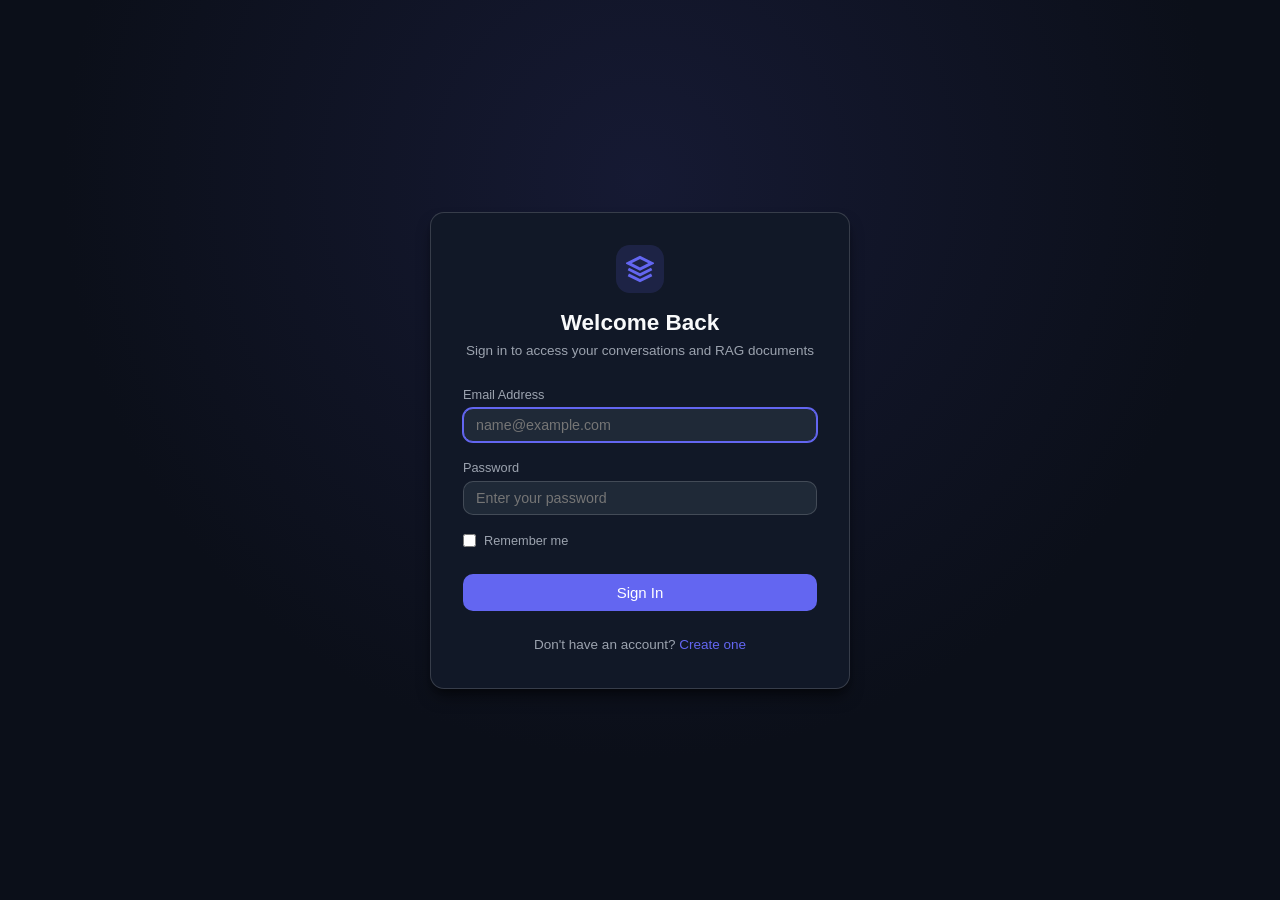
<file: frontend/index.html>
<!DOCTYPE html>
<html lang="en">
<head>
  <meta charset="UTF-8">
  <meta name="viewport" content="width=device-width, initial-scale=1.0">
  <title>AI Agent — Hybrid RAG & Conversational Assistant</title>
  
  <!-- CSS Stylesheets -->
  <link rel="stylesheet" href="css/variables.css">
  <link rel="stylesheet" href="css/base.css">
  <link rel="stylesheet" href="css/layout.css">
  <link rel="stylesheet" href="css/components.css">
  <link rel="stylesheet" href="css/chat.css">
</head>
<body>
  <div class="app-container">
    <!-- Top Application Header -->
    <header class="app-header">
      <div class="header-left">
        <!-- Mobile Sidebar Toggle -->
        <button id="menu-toggle-btn" class="btn btn-icon menu-toggle-btn" aria-label="Toggle conversation sidebar">
          <svg viewBox="0 0 24 24" width="22" height="22" fill="none" stroke="currentColor" stroke-width="2">
            <line x1="3" y1="12" x2="21" y2="12"></line>
            <line x1="3" y1="6" x2="21" y2="6"></line>
            <line x1="3" y1="18" x2="21" y2="18"></line>
          </svg>
        </button>

        <!-- Brand Identity -->
        <div class="brand-badge">
          <svg class="brand-icon" viewBox="0 0 24 24" fill="none" stroke="currentColor" stroke-width="2.5">
            <path d="M12 2L2 7l10 5 10-5-10-5zM2 17l10 5 10-5M2 12l10 5 10-5"/>
          </svg>
          <span>AI Agent</span>
        </div>
      </div>

      <div class="header-right">
        <!-- Current User Badge -->
        <div class="user-pill" style="display: flex; align-items: center; gap: 6px; padding: 4px 10px; background: var(--bg-surface); border: 1px solid var(--border-subtle); border-radius: var(--radius-full); font-size: 0.82rem;">
          <svg viewBox="0 0 24 24" width="14" height="14" fill="none" stroke="currentColor" stroke-width="2">
            <path d="M20 21v-2a4 4 0 0 0-4-4H8a4 4 0 0 0-4 4v2"></path>
            <circle cx="12" cy="7" r="4"></circle>
          </svg>
          <span id="user-email-badge" style="max-width: 130px; overflow: hidden; text-overflow: ellipsis; white-space: nowrap;">User</span>
        </div>

        <!-- Logout Button -->
        <button id="logout-btn" class="btn btn-icon btn-danger" style="height: 34px; width: 34px;" title="Sign out" aria-label="Sign out">
          <svg viewBox="0 0 24 24" width="16" height="16" fill="none" stroke="currentColor" stroke-width="2">
            <path d="M9 21H5a2 2 0 0 1-2-2V5a2 2 0 0 1 2-2h4"></path>
            <polyline points="16 17 21 12 16 7"></polyline>
            <line x1="21" y1="12" x2="9" y2="12"></line>
          </svg>
        </button>
      </div>
    </header>

    <!-- Main View: Sidebar + Chat Area -->
    <div class="app-body">
      <!-- Conversation Sidebar -->
      <aside class="app-sidebar" aria-label="Conversations">
        <div class="sidebar-header">
          <button id="new-chat-btn" class="btn btn-primary btn-block" style="gap: 8px;">
            <svg viewBox="0 0 24 24" width="18" height="18" fill="none" stroke="currentColor" stroke-width="2">
              <line x1="12" y1="5" x2="12" y2="19"></line>
              <line x1="5" y1="12" x2="19" y2="12"></line>
            </svg>
            <span>New Chat</span>
          </button>
        </div>

        <nav class="sidebar-content" id="conversation-list" aria-label="Conversation History">
          <!-- Dynamic conversation list populated by conversations.js -->
        </nav>

        <div class="sidebar-footer">
          <div style="font-size: 0.75rem; color: var(--text-faint);">
            Backend API: <span style="color: var(--status-success);">Connected</span>
          </div>
        </div>
      </aside>

      <!-- Backdrop for mobile drawer dismiss -->
      <div class="sidebar-backdrop" tabindex="-1" aria-hidden="true"></div>

      <!-- Main Chat Surface -->
      <main class="chat-main">
        <!-- Chat Header -->
        <div class="chat-header">
          <div class="chat-title-info">
            <h2 id="chat-conversation-title">Select or start a chat</h2>
          </div>
          <div class="chat-header-actions" style="display: flex; align-items: center; gap: 8px;">
            <span class="badge badge-info" title="Multimodal Vision AI Agent">Vision AI</span>
          </div>
        </div>

        <!-- Scrollable Messages Area -->
        <div id="chat-messages" class="chat-messages" role="log" aria-live="polite">
          <!-- Populated dynamically by chat.js -->
        </div>

        <!-- Bottom Input Form -->
        <div class="chat-input-area">
          <!-- Attached Image Preview Container -->
          <div id="chat-image-preview" class="chat-image-preview" style="display: none;">
            <div class="image-preview-thumb-box">
              <img id="chat-image-thumb" class="chat-image-thumb" alt="Attached preview">
            </div>
            <div class="image-preview-info">
              <div class="image-preview-name" id="chat-image-name">image.jpg</div>
              <div class="image-preview-meta">
                <span id="chat-image-dimensions">--</span>
                <span class="image-meta-dot">•</span>
                <span id="chat-image-size">--</span>
                <span id="chat-image-status-badge" class="badge badge-success">Optimized</span>
              </div>
            </div>
            <div class="image-preview-actions">
              <button id="chat-image-reoptimize-btn" class="btn btn-secondary btn-sm" type="button" title="Open optimization dialog">
                Optimize
              </button>
              <button id="chat-image-remove-btn" class="btn btn-icon btn-sm" type="button" aria-label="Remove image" title="Remove image">
                <svg viewBox="0 0 24 24" width="16" height="16" fill="none" stroke="currentColor" stroke-width="2">
                  <line x1="18" y1="6" x2="6" y2="18"></line>
                  <line x1="6" y1="6" x2="18" y2="18"></line>
                </svg>
              </button>
            </div>
          </div>

          <!-- Active Document Upload Status Bar -->
          <div id="chat-upload-status" class="chat-upload-status">
            <div style="display: flex; align-items: center; gap: 8px;">
              <span class="spinner" style="width: 14px; height: 14px;"></span>
              <span id="chat-upload-status-text">Uploading & indexing document...</span>
            </div>
            <span class="badge badge-info">PDF</span>
          </div>

          <div class="chat-input-wrapper">
            <!-- Hidden File Input for Image Upload -->
            <input type="file" id="chat-image-input" accept="image/jpeg,image/png,image/webp" style="display: none;" aria-hidden="true">

            <!-- Attach Image Button -->
            <button id="chat-image-btn" class="chat-attach-btn" type="button" aria-label="Attach image" title="Attach image (JPEG, PNG, WebP)">
              <svg viewBox="0 0 24 24" width="20" height="20" fill="none" stroke="currentColor" stroke-width="2">
                <rect x="3" y="3" width="18" height="18" rx="2" ry="2"/>
                <circle cx="8.5" cy="8.5" r="1.5"/>
                <polyline points="21 15 16 10 5 21"/>
              </svg>
            </button>

            <!-- Hidden File Input for Document Upload -->
            <input type="file" id="chat-file-input" accept=".pdf,application/pdf" style="display: none;" aria-hidden="true">

            <!-- Attach Document Button -->
            <button id="chat-attach-btn" class="chat-attach-btn" type="button" aria-label="Upload document" title="Attach & index PDF document for RAG">
              <svg viewBox="0 0 24 24" width="20" height="20" fill="none" stroke="currentColor" stroke-width="2">
                <path d="M21.44 11.05l-9.19 9.19a6 6 0 0 1-8.49-8.49l9.19-9.19a4 4 0 0 1 5.66 5.66l-9.2 9.19a2 2 0 0 1-2.83-2.83l8.49-8.48"/>
              </svg>
            </button>

            <!-- Model Selection Dropdown on Chat Input -->
            <div class="chat-model-picker" title="Select AI Model">
              <label for="model-select" class="sr-only">AI Model</label>
              <select id="model-select" class="form-input form-select chat-model-select">
                <option value="gemini::gemini-2.0-flash">gemini-2.0-flash</option>
              </select>
            </div>

            <textarea
              id="chat-input"
              class="chat-textarea"
              placeholder="Ask a question, query documents, or attach an image..."
              rows="1"
              aria-label="Your message"
            ></textarea>
            <button id="send-btn" class="chat-send-btn" aria-label="Send message" title="Send message (Enter)">
              <svg viewBox="0 0 24 24" width="18" height="18" fill="none" stroke="currentColor" stroke-width="2">
                <line x1="22" y1="2" x2="11" y2="13"></line>
                <polygon points="22 2 15 22 11 13 2 9 22 2"></polygon>
              </svg>
            </button>
          </div>
          <div class="input-hint-row">
            <span>Press <strong>Enter</strong> to send, <strong>Shift + Enter</strong> for newline</span>
            <span>Click 📎 to index PDF documents, 📷 to attach images</span>
          </div>
        </div>
      </main>
    </div>
  </div>

  <!-- Client-Side Image Compression & Optimization Modal -->
  <div id="image-compression-modal" class="modal-overlay" role="dialog" aria-modal="true" aria-labelledby="compression-modal-title">
    <div class="modal-dialog modal-dialog-lg">
      <div class="modal-header">
        <h3 id="compression-modal-title" style="font-size: 1.1rem; display: flex; align-items: center; gap: 8px;">
          <svg viewBox="0 0 24 24" width="20" height="20" fill="none" stroke="currentColor" stroke-width="2">
            <rect x="3" y="3" width="18" height="18" rx="2" ry="2"/>
            <circle cx="8.5" cy="8.5" r="1.5"/>
            <polyline points="21 15 16 10 5 21"/>
          </svg>
          Optimize Image Payload
        </h3>
        <button id="compression-modal-close" class="btn btn-icon" aria-label="Close dialog">
          <svg viewBox="0 0 24 24" width="18" height="18" fill="none" stroke="currentColor" stroke-width="2">
            <line x1="18" y1="6" x2="6" y2="18"></line>
            <line x1="6" y1="6" x2="18" y2="18"></line>
          </svg>
        </button>
      </div>

      <div class="modal-body">
        <p style="font-size: 0.88rem; color: var(--text-muted); margin-bottom: var(--space-4);">
          This image exceeds the optimization threshold (<strong>1.0 MB</strong> or <strong>2048px</strong>). Optimizing in your browser reduces network bandwidth, model input token costs, and latency while preserving visual quality.
        </p>

        <!-- Side-by-side Comparison Grid -->
        <div class="compression-comparison-grid">
          <!-- Original Card -->
          <div class="compression-card">
            <div class="compression-card-badge original-badge">Original</div>
            <div class="compression-thumb-wrapper">
              <img id="compression-orig-img" class="compression-thumb" alt="Original preview">
            </div>
            <div class="compression-stats">
              <div class="compression-stat-row">
                <span>File size:</span>
                <strong id="compression-orig-size">--</strong>
              </div>
              <div class="compression-stat-row">
                <span>Dimensions:</span>
                <span id="compression-orig-dims">--</span>
              </div>
              <div class="compression-stat-row">
                <span>Format:</span>
                <span id="compression-orig-format">--</span>
              </div>
            </div>
          </div>

          <!-- Savings Indicator Column -->
          <div class="compression-arrow-col">
            <div class="compression-savings-pill" id="compression-savings-pill">
              <span id="compression-savings-percent">--%</span>
              <small>Reduction</small>
            </div>
            <span class="compression-arrow-icon">→</span>
          </div>

          <!-- Optimized Card -->
          <div class="compression-card recommended-card">
            <div class="compression-card-badge recommended-badge">Recommended</div>
            <div class="compression-thumb-wrapper">
              <img id="compression-opt-img" class="compression-thumb" alt="Optimized preview">
            </div>
            <div class="compression-stats">
              <div class="compression-stat-row">
                <span>File size:</span>
                <strong id="compression-opt-size" style="color: var(--status-success);">--</strong>
              </div>
              <div class="compression-stat-row">
                <span>Dimensions:</span>
                <span id="compression-opt-dims">--</span>
              </div>
              <div class="compression-stat-row">
                <span>Est. Savings:</span>
                <strong id="compression-opt-savings" style="color: var(--status-success);">--</strong>
              </div>
            </div>
          </div>
        </div>
      </div>

      <div class="modal-footer" style="display: flex; justify-content: flex-end; gap: var(--space-2);">
        <button type="button" id="compression-cancel-btn" class="btn btn-secondary">
          Cancel
        </button>
        <button type="button" id="compression-keep-orig-btn" class="btn btn-secondary" title="Upload original image without compression">
          Keep Original
        </button>
        <button type="button" id="compression-apply-btn" class="btn btn-primary" title="Attach optimized image">
          Use Optimized Image
        </button>
      </div>
    </div>
  </div>

  <!-- Notification Toast Container -->
  <div id="toast-container" class="toast-container" aria-live="assertive"></div>

  <!-- App Main Entry Point (ES Module) -->
  <script type="module" src="js/app.js"></script>
</body>
</html>
</file>
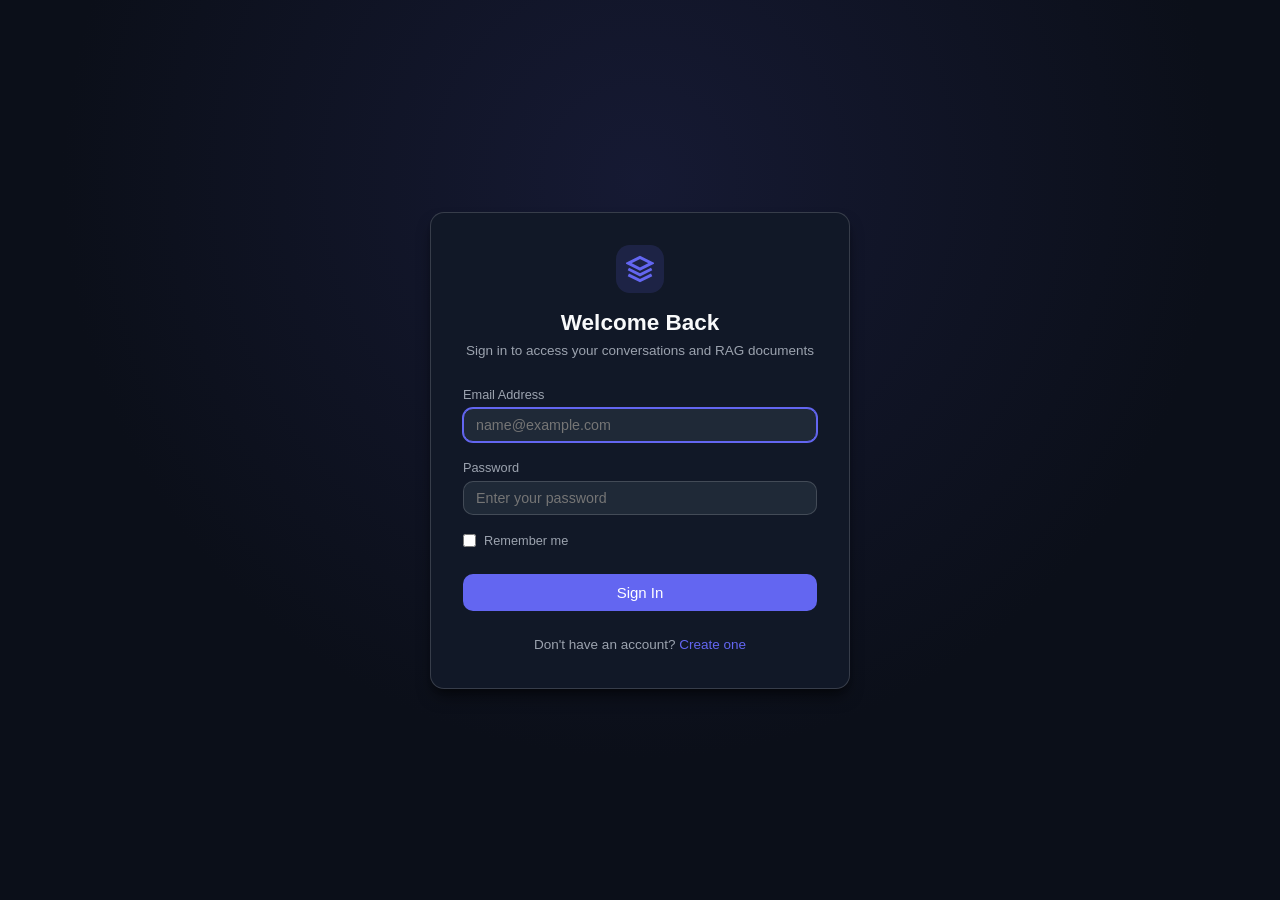
<file: frontend/login.html>
<!DOCTYPE html>
<html lang="en">
<head>
  <meta charset="UTF-8">
  <meta name="viewport" content="width=device-width, initial-scale=1.0">
  <title>Sign In — AI Agent</title>

  <!-- CSS Stylesheets -->
  <link rel="stylesheet" href="css/variables.css">
  <link rel="stylesheet" href="css/base.css">
  <link rel="stylesheet" href="css/layout.css">
  <link rel="stylesheet" href="css/components.css">
</head>
<body class="auth-page">
  <div class="auth-card">
    <div class="auth-header">
      <div style="display: inline-flex; align-items: center; justify-content: center; width: 48px; height: 48px; border-radius: var(--radius-lg); background: var(--primary-subtle); color: var(--primary); margin-bottom: var(--space-2);">
        <svg viewBox="0 0 24 24" width="28" height="28" fill="none" stroke="currentColor" stroke-width="2.5">
          <path d="M12 2L2 7l10 5 10-5-10-5zM2 17l10 5 10-5M2 12l10 5 10-5"/>
        </svg>
      </div>
      <h1>Welcome Back</h1>
      <p>Sign in to access your conversations and RAG documents</p>
    </div>

    <!-- Error Banner -->
    <div id="error-banner" class="toast toast-error" style="display: none; margin-bottom: var(--space-4); width: 100%; animation: none;" role="alert"></div>

    <form id="login-form">
      <div class="form-group">
        <label for="email" class="form-label">Email Address</label>
        <input
          type="email"
          id="email"
          class="form-input"
          placeholder="name@example.com"
          required
          autocomplete="email"
          autofocus
        >
      </div>

      <div class="form-group">
        <label for="password" class="form-label">Password</label>
        <input
          type="password"
          id="password"
          class="form-input"
          placeholder="Enter your password"
          required
          autocomplete="current-password"
        >
      </div>

      <div style="display: flex; align-items: center; justify-content: space-between; margin-bottom: var(--space-6); font-size: 0.85rem;">
        <label style="display: flex; align-items: center; gap: 8px; cursor: pointer; color: var(--text-muted);">
          <input type="checkbox" id="remember-me" style="accent-color: var(--primary); cursor: pointer;">
          <span>Remember me</span>
        </label>
      </div>

      <button type="submit" id="login-btn" class="btn btn-primary btn-block" style="padding: 10px;">
        Sign In
      </button>
    </form>

    <div class="auth-footer">
      Don't have an account? <a href="register.html">Create one</a>
    </div>
  </div>

  <div id="toast-container" class="toast-container"></div>

  <script type="module">
    import { auth } from "./js/auth.js";
    import { ui } from "./js/ui.js";

    // Redirect to index if already authenticated
    auth.redirectIfAuthenticated();

    const form = document.getElementById("login-form");
    const errorBanner = document.getElementById("error-banner");
    const submitBtn = document.getElementById("login-btn");

    form.addEventListener("submit", async (e) => {
      e.preventDefault();
      errorBanner.style.display = "none";

      const email = document.getElementById("email").value;
      const password = document.getElementById("password").value;
      const rememberMe = document.getElementById("remember-me").checked;

      submitBtn.disabled = true;
      submitBtn.innerHTML = `<span class="spinner" style="width: 16px; height: 16px;"></span> Signing in...`;

      try {
        await auth.login(email, password, rememberMe);
        ui.showToast("Signed in successfully!", "success");
        setTimeout(() => {
          window.location.href = window.location.pathname.startsWith("/ui/") ? "/ui/index.html" : "index.html";
        }, 300);
      } catch (err) {
        errorBanner.textContent = err.message || "Invalid email or password.";
        errorBanner.style.display = "flex";
      } finally {
        submitBtn.disabled = false;
        submitBtn.textContent = "Sign In";
      }
    });
  </script>
</body>
</html>
</file>
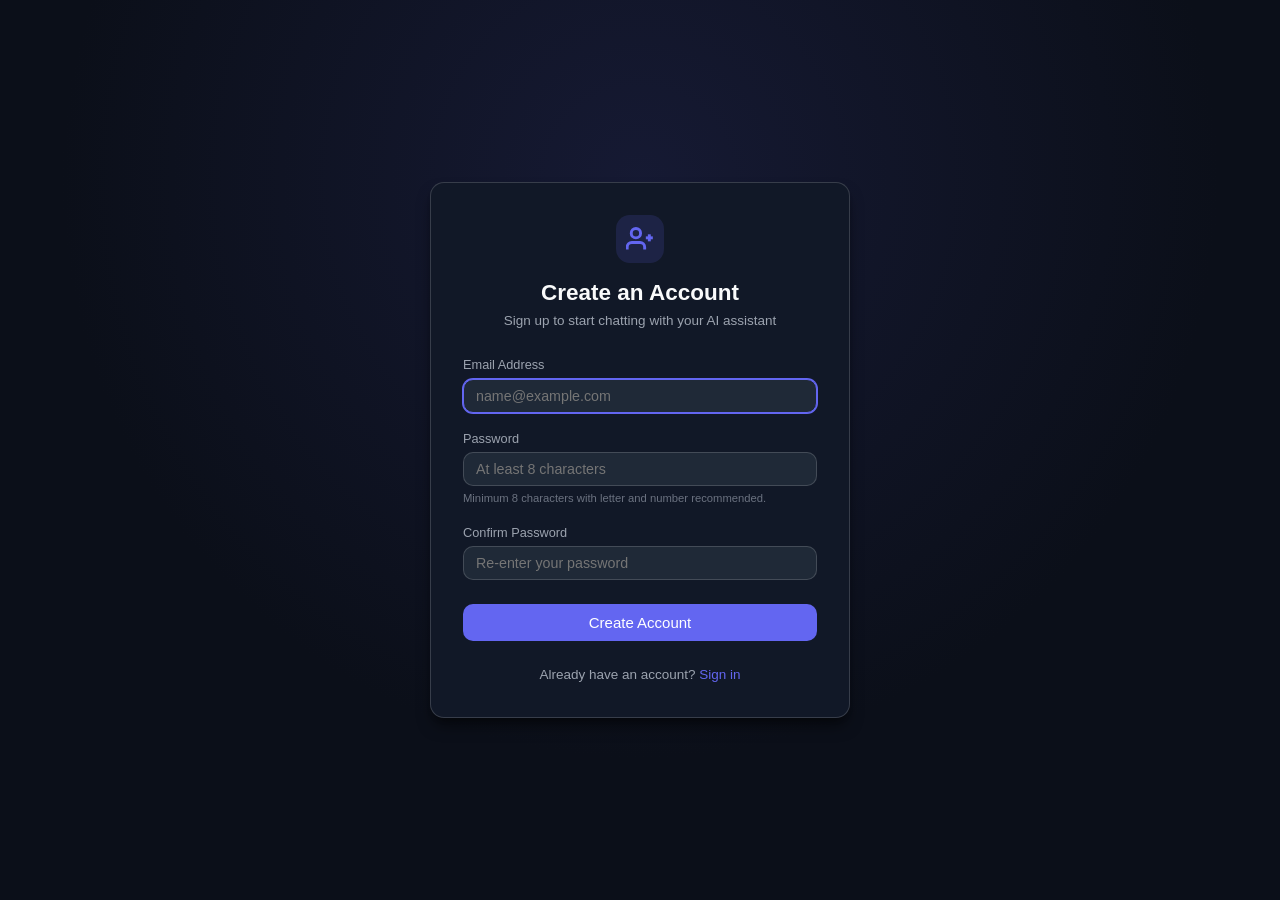
<file: frontend/register.html>
<!DOCTYPE html>
<html lang="en">
<head>
  <meta charset="UTF-8">
  <meta name="viewport" content="width=device-width, initial-scale=1.0">
  <title>Create Account — AI Agent</title>

  <!-- CSS Stylesheets -->
  <link rel="stylesheet" href="css/variables.css">
  <link rel="stylesheet" href="css/base.css">
  <link rel="stylesheet" href="css/layout.css">
  <link rel="stylesheet" href="css/components.css">
</head>
<body class="auth-page">
  <div class="auth-card">
    <div class="auth-header">
      <div style="display: inline-flex; align-items: center; justify-content: center; width: 48px; height: 48px; border-radius: var(--radius-lg); background: var(--primary-subtle); color: var(--primary); margin-bottom: var(--space-2);">
        <svg viewBox="0 0 24 24" width="28" height="28" fill="none" stroke="currentColor" stroke-width="2.5">
          <path d="M16 21v-2a4 4 0 0 0-4-4H5a4 4 0 0 0-4 4v2"/>
          <circle cx="8.5" cy="7" r="4"/>
          <line x1="20" y1="8" x2="20" y2="14"/>
          <line x1="23" y1="11" x2="17" y2="11"/>
        </svg>
      </div>
      <h1>Create an Account</h1>
      <p>Sign up to start chatting with your AI assistant</p>
    </div>

    <!-- Error Banner -->
    <div id="error-banner" class="toast toast-error" style="display: none; margin-bottom: var(--space-4); width: 100%; animation: none;" role="alert"></div>

    <form id="register-form">
      <div class="form-group">
        <label for="email" class="form-label">Email Address</label>
        <input
          type="email"
          id="email"
          class="form-input"
          placeholder="name@example.com"
          required
          autocomplete="email"
          autofocus
        >
      </div>

      <div class="form-group">
        <label for="password" class="form-label">Password</label>
        <input
          type="password"
          id="password"
          class="form-input"
          placeholder="At least 8 characters"
          required
          minlength="8"
          autocomplete="new-password"
        >
        <div class="input-helper">Minimum 8 characters with letter and number recommended.</div>
      </div>

      <div class="form-group" style="margin-bottom: var(--space-6);">
        <label for="confirm-password" class="form-label">Confirm Password</label>
        <input
          type="password"
          id="confirm-password"
          class="form-input"
          placeholder="Re-enter your password"
          required
          minlength="8"
          autocomplete="new-password"
        >
      </div>

      <button type="submit" id="register-btn" class="btn btn-primary btn-block" style="padding: 10px;">
        Create Account
      </button>
    </form>

    <div class="auth-footer">
      Already have an account? <a href="login.html">Sign in</a>
    </div>
  </div>

  <div id="toast-container" class="toast-container"></div>

  <script type="module">
    import { auth } from "./js/auth.js";
    import { ui } from "./js/ui.js";

    // Redirect to index if already authenticated
    auth.redirectIfAuthenticated();

    const form = document.getElementById("register-form");
    const errorBanner = document.getElementById("error-banner");
    const submitBtn = document.getElementById("register-btn");

    form.addEventListener("submit", async (e) => {
      e.preventDefault();
      errorBanner.style.display = "none";

      const email = document.getElementById("email").value.trim();
      const password = document.getElementById("password").value;
      const confirmPassword = document.getElementById("confirm-password").value;

      if (password !== confirmPassword) {
        errorBanner.textContent = "Passwords do not match. Please re-enter.";
        errorBanner.style.display = "flex";
        return;
      }

      if (password.length < 8) {
        errorBanner.textContent = "Password must be at least 8 characters long.";
        errorBanner.style.display = "flex";
        return;
      }

      submitBtn.disabled = true;
      submitBtn.innerHTML = `<span class="spinner" style="width: 16px; height: 16px;"></span> Creating account...`;

      try {
        await auth.register(email, password);
        ui.showToast("Account created! Signing you in...", "success");

        // Automatically log the user in
        await auth.login(email, password, false);
        setTimeout(() => {
          window.location.href = window.location.pathname.startsWith("/ui/") ? "/ui/index.html" : "index.html";
        }, 400);
      } catch (err) {
        errorBanner.textContent = err.message || "Registration failed. Email may already be in use.";
        errorBanner.style.display = "flex";
      } finally {
        submitBtn.disabled = false;
        submitBtn.textContent = "Create Account";
      }
    });
  </script>
</body>
</html>
</file>
<file: frontend/css/variables.css>
/**
 * Design Tokens & CSS Custom Properties
 * High-contrast, clean developer/AI dashboard palette.
 */
:root {
  /* Color Palette - Neutral Dark Slate & Indigo */
  --bg-app: #0b0f19;
  --bg-sidebar: #111827;
  --bg-surface: #1f2937;
  --bg-surface-elevated: #374151;
  --bg-surface-hover: #2b3648;
  --bg-surface-active: #3b4759;

  /* Borders */
  --border-subtle: rgba(255, 255, 255, 0.08);
  --border-medium: rgba(255, 255, 255, 0.16);
  --border-strong: rgba(255, 255, 255, 0.28);

  /* Primary Brand */
  --primary: #6366f1;
  --primary-hover: #4f46e5;
  --primary-active: #4338ca;
  --primary-subtle: rgba(99, 102, 241, 0.15);
  --primary-text: #ffffff;

  /* Typography Colors */
  --text-main: #f9fafb;
  --text-muted: #9ca3af;
  --text-faint: #6b7280;
  --text-inverse: #0f172a;

  /* Status Colors */
  --status-error: #ef4444;
  --status-error-bg: rgba(239, 68, 68, 0.14);
  --status-error-border: rgba(239, 68, 68, 0.35);

  --status-success: #10b981;
  --status-success-bg: rgba(16, 185, 129, 0.14);
  --status-success-border: rgba(16, 185, 129, 0.35);

  --status-warning: #f59e0b;
  --status-warning-bg: rgba(245, 158, 11, 0.14);
  --status-warning-border: rgba(245, 158, 11, 0.35);

  --status-info: #38bdf8;
  --status-info-bg: rgba(56, 189, 248, 0.14);
  --status-info-border: rgba(56, 189, 248, 0.35);

  /* User & Assistant Bubble Backgrounds */
  --bubble-user: #4338ca;
  --bubble-assistant: #1f2937;

  /* Spacing Scale */
  --space-1: 4px;
  --space-2: 8px;
  --space-3: 12px;
  --space-4: 16px;
  --space-5: 20px;
  --space-6: 24px;
  --space-8: 32px;
  --space-12: 48px;

  /* Radii */
  --radius-sm: 6px;
  --radius-md: 10px;
  --radius-lg: 14px;
  --radius-xl: 20px;
  --radius-full: 9999px;

  /* Typography */
  --font-sans: -apple-system, BlinkMacSystemFont, "Segoe UI", Roboto, Oxygen,
    Ubuntu, Cantarell, "Helvetica Neue", Arial, sans-serif;
  --font-mono: ui-monospace, SFMono-Regular, Menlo, Monaco, Consolas,
    "Liberation Mono", "Courier New", monospace;

  /* Shadows */
  --shadow-sm: 0 1px 2px 0 rgba(0, 0, 0, 0.3);
  --shadow-md: 0 4px 6px -1px rgba(0, 0, 0, 0.4),
    0 2px 4px -2px rgba(0, 0, 0, 0.3);
  --shadow-lg: 0 10px 15px -3px rgba(0, 0, 0, 0.5),
    0 4px 6px -4px rgba(0, 0, 0, 0.4);

  /* Transitions */
  --transition-fast: 150ms cubic-bezier(0.4, 0, 0.2, 1);
  --transition-normal: 250ms cubic-bezier(0.4, 0, 0.2, 1);

  /* Layout Dimensions */
  --header-height: 60px;
  --sidebar-width: 280px;
}
</file>
<file: frontend/css/base.css>
/**
 * Base Reset & Global Styles
 */
*,
*::before,
*::after {
  box-sizing: border-box;
  margin: 0;
  padding: 0;
}

html,
body {
  height: 100%;
  width: 100%;
  background-color: var(--bg-app);
  color: var(--text-main);
  font-family: var(--font-sans);
  font-size: 15px;
  line-height: 1.5;
  -webkit-font-smoothing: antialiased;
  -moz-osx-font-smoothing: grayscale;
}

/* Accessibility: Visible Focus Rings */
a:focus-visible,
button:focus-visible,
input:focus-visible,
select:focus-visible,
textarea:focus-visible {
  outline: 2px solid var(--primary);
  outline-offset: 2px;
}

/* Custom Scrollbars */
::-webkit-scrollbar {
  width: 6px;
  height: 6px;
}

::-webkit-scrollbar-track {
  background: transparent;
}

::-webkit-scrollbar-thumb {
  background: var(--bg-surface-elevated);
  border-radius: var(--radius-full);
}

::-webkit-scrollbar-thumb:hover {
  background: var(--text-faint);
}

/* Typography Defaults */
h1, h2, h3, h4, h5, h6 {
  font-weight: 600;
  color: var(--text-main);
  line-height: 1.25;
}

p {
  color: inherit;
}

a {
  color: var(--primary);
  text-decoration: none;
  transition: color var(--transition-fast);
}

a:hover {
  text-decoration: underline;
}

button {
  font-family: inherit;
  font-size: inherit;
  border: none;
  background: none;
  cursor: pointer;
  color: inherit;
}

input,
select,
textarea {
  font-family: inherit;
  font-size: inherit;
  color: var(--text-main);
  background-color: var(--bg-surface);
  border: 1px solid var(--border-medium);
  border-radius: var(--radius-md);
  padding: var(--space-2) var(--space-3);
  transition: border-color var(--transition-fast), box-shadow var(--transition-fast);
}

input:focus,
select:focus,
textarea:focus {
  outline: none;
  border-color: var(--primary);
  box-shadow: 0 0 0 1px var(--primary);
}

/* Screen-reader utility */
.sr-only {
  position: absolute;
  width: 1px;
  height: 1px;
  padding: 0;
  margin: -1px;
  overflow: hidden;
  clip: rect(0, 0, 0, 0);
  white-space: nowrap;
  border: 0;
}
</file>
<file: frontend/css/layout.css>
/**
 * Application Layout & Responsive Structure
 */

/* Main Full-Height App Container */
.app-container {
  display: flex;
  flex-direction: column;
  height: 100vh;
  width: 100vw;
  overflow: hidden;
}

/* App Header */
.app-header {
  height: var(--header-height);
  background-color: var(--bg-sidebar);
  border-bottom: 1px solid var(--border-subtle);
  display: flex;
  align-items: center;
  justify-content: space-between;
  padding: 0 var(--space-4);
  z-index: 20;
  flex-shrink: 0;
}

.header-left {
  display: flex;
  align-items: center;
  gap: var(--space-3);
}

.brand-badge {
  display: flex;
  align-items: center;
  gap: var(--space-2);
  font-weight: 700;
  font-size: 1.05rem;
  color: var(--text-main);
  letter-spacing: -0.01em;
}

.brand-icon {
  width: 24px;
  height: 24px;
  color: var(--primary);
}

.header-right {
  display: flex;
  align-items: center;
  gap: var(--space-3);
}

/* App Body (Sidebar + Main Area) */
.app-body {
  flex: 1;
  display: flex;
  min-height: 0;
  overflow: hidden;
  position: relative;
}

/* Sidebar */
.app-sidebar {
  width: var(--sidebar-width);
  background-color: var(--bg-sidebar);
  border-right: 1px solid var(--border-subtle);
  display: flex;
  flex-direction: column;
  flex-shrink: 0;
  transition: transform var(--transition-normal);
  z-index: 15;
}

.sidebar-header {
  padding: var(--space-3) var(--space-4);
  border-bottom: 1px solid var(--border-subtle);
}

.sidebar-content {
  flex: 1;
  overflow-y: auto;
  padding: var(--space-2);
  display: flex;
  flex-direction: column;
  gap: var(--space-1);
}

.sidebar-footer {
  padding: var(--space-3) var(--space-4);
  border-top: 1px solid var(--border-subtle);
  display: flex;
  align-items: center;
  justify-content: space-between;
}

/* Main Chat Content Area */
.chat-main {
  flex: 1;
  display: flex;
  flex-direction: column;
  min-width: 0;
  background-color: var(--bg-app);
  position: relative;
}

.chat-header {
  padding: var(--space-3) var(--space-6);
  border-bottom: 1px solid var(--border-subtle);
  background-color: rgba(17, 24, 39, 0.4);
  backdrop-filter: blur(8px);
  display: flex;
  align-items: center;
  justify-content: space-between;
  min-height: 52px;
}

.chat-title-info {
  display: flex;
  align-items: center;
  gap: var(--space-3);
  overflow: hidden;
}

.chat-title-info h2 {
  font-size: 1rem;
  font-weight: 600;
  white-space: nowrap;
  overflow: hidden;
  text-overflow: ellipsis;
}

.chat-messages {
  flex: 1;
  overflow-y: auto;
  padding: var(--space-6);
  display: flex;
  flex-direction: column;
  gap: var(--space-6);
}

.chat-input-area {
  padding: var(--space-3) var(--space-6) var(--space-5);
  background: linear-gradient(180deg, transparent 0%, var(--bg-app) 40%);
  display: flex;
  flex-direction: column;
  gap: var(--space-2);
}

/* Mobile Sidebar Backdrop */
.sidebar-backdrop {
  display: none;
  position: fixed;
  inset: 0;
  background: rgba(0, 0, 0, 0.65);
  backdrop-filter: blur(2px);
  z-index: 12;
}

/* Mobile Responsive Breakpoint */
@media (max-width: 768px) {
  .app-sidebar {
    position: fixed;
    top: var(--header-height);
    bottom: 0;
    left: 0;
    width: 290px;
    box-shadow: var(--shadow-lg);
    transform: translateX(-100%);
  }

  .app-sidebar.open {
    transform: translateX(0);
  }

  .sidebar-backdrop.active {
    display: block;
  }

  .chat-messages {
    padding: var(--space-4);
    gap: var(--space-4);
  }

  .chat-input-area {
    padding: var(--space-2) var(--space-4) var(--space-4);
  }

  .menu-toggle-btn {
    display: inline-flex !important;
  }
}

@media (min-width: 769px) {
  .menu-toggle-btn {
    display: none !important;
  }
}

/* Auth Pages Centered Layout */
.auth-page {
  min-height: 100vh;
  width: 100vw;
  display: flex;
  align-items: center;
  justify-content: center;
  padding: var(--space-4);
  background: radial-gradient(circle at 50% 20%, rgba(99, 102, 241, 0.12) 0%, var(--bg-app) 60%);
}
</file>
<file: frontend/css/components.css>
/**
 * Reusable Components: Buttons, Inputs, Cards, Modals, Toasts, Badges, Spinners
 */

/* Buttons */
.btn {
  display: inline-flex;
  align-items: center;
  justify-content: center;
  gap: var(--space-2);
  padding: var(--space-2) var(--space-4);
  font-weight: 500;
  border-radius: var(--radius-md);
  transition: all var(--transition-fast);
  white-space: nowrap;
  user-select: none;
}

.btn-primary {
  background-color: var(--primary);
  color: var(--primary-text);
}

.btn-primary:hover:not(:disabled) {
  background-color: var(--primary-hover);
}

.btn-primary:active:not(:disabled) {
  background-color: var(--primary-active);
}

.btn-secondary {
  background-color: var(--bg-surface-elevated);
  color: var(--text-main);
  border: 1px solid var(--border-medium);
}

.btn-secondary:hover:not(:disabled) {
  background-color: var(--bg-surface-hover);
  border-color: var(--border-strong);
}

.btn-ghost {
  background-color: transparent;
  color: var(--text-muted);
}

.btn-ghost:hover:not(:disabled) {
  background-color: var(--bg-surface);
  color: var(--text-main);
}

.btn-danger {
  background-color: var(--status-error-bg);
  color: var(--status-error);
  border: 1px solid var(--status-error-border);
}

.btn-danger:hover:not(:disabled) {
  background-color: var(--status-error);
  color: #ffffff;
}

.btn-icon {
  padding: var(--space-2);
  border-radius: var(--radius-md);
  color: var(--text-muted);
}

.btn-icon:hover:not(:disabled) {
  background-color: var(--bg-surface-elevated);
  color: var(--text-main);
}

.btn:disabled {
  opacity: 0.5;
  cursor: not-allowed;
}

.btn-block {
  width: 100%;
}

/* Form Controls */
.form-group {
  display: flex;
  flex-direction: column;
  gap: var(--space-1);
  margin-bottom: var(--space-4);
  text-align: left;
}

.form-label {
  font-size: 0.85rem;
  font-weight: 500;
  color: var(--text-muted);
}

.form-input {
  width: 100%;
  background-color: var(--bg-surface);
  border: 1px solid var(--border-medium);
  border-radius: var(--radius-md);
  padding: var(--space-2) var(--space-3);
  color: var(--text-main);
  font-size: 0.95rem;
}

.form-input:disabled {
  background-color: var(--bg-sidebar);
  color: var(--text-faint);
  cursor: not-allowed;
}

.form-select {
  appearance: none;
  background-image: url("data:image/svg+xml;charset=UTF-8,%3csvg xmlns='http://www.w3.org/2000/svg' viewBox='0 0 24 24' fill='none' stroke='%239ca3af' stroke-width='2' stroke-linecap='round' stroke-linejoin='round'%3e%3cpolyline points='6 9 12 15 18 9'%3e%3c/polyline%3e%3c/svg%3e");
  background-repeat: no-repeat;
  background-position: right 0.75rem center;
  background-size: 1em;
  padding-right: 2.5rem;
}

.form-error {
  font-size: 0.8rem;
  color: var(--status-error);
  margin-top: var(--space-1);
}

.input-helper {
  font-size: 0.75rem;
  color: var(--text-faint);
}

/* Badges & Pills */
.badge {
  display: inline-flex;
  align-items: center;
  gap: var(--space-1);
  font-size: 0.75rem;
  font-weight: 500;
  padding: 2px 8px;
  border-radius: var(--radius-full);
}

.badge-primary {
  background-color: var(--primary-subtle);
  color: var(--primary);
  border: 1px solid rgba(99, 102, 241, 0.3);
}

.badge-info {
  background-color: var(--status-info-bg);
  color: var(--status-info);
  border: 1px solid var(--status-info-border);
}

.badge-success {
  background-color: var(--status-success-bg);
  color: var(--status-success);
  border: 1px solid var(--status-success-border);
}

.badge-warning {
  background-color: var(--status-warning-bg);
  color: var(--status-warning);
  border: 1px solid var(--status-warning-border);
}

/* Auth Cards */
.auth-card {
  width: 100%;
  max-width: 420px;
  background-color: var(--bg-sidebar);
  border: 1px solid var(--border-medium);
  border-radius: var(--radius-lg);
  padding: var(--space-8);
  box-shadow: var(--shadow-lg);
}

.auth-header {
  text-align: center;
  margin-bottom: var(--space-6);
}

.auth-header h1 {
  font-size: 1.5rem;
  margin-top: var(--space-2);
}

.auth-header p {
  color: var(--text-muted);
  font-size: 0.9rem;
  margin-top: var(--space-1);
}

.auth-footer {
  text-align: center;
  margin-top: var(--space-6);
  font-size: 0.9rem;
  color: var(--text-muted);
}

/* Modals & Drawers */
.modal-overlay {
  position: fixed;
  inset: 0;
  background-color: rgba(0, 0, 0, 0.7);
  backdrop-filter: blur(4px);
  display: flex;
  align-items: center;
  justify-content: center;
  padding: var(--space-4);
  z-index: 50;
  opacity: 0;
  pointer-events: none;
  transition: opacity var(--transition-fast);
}

.modal-overlay.active {
  opacity: 1;
  pointer-events: auto;
}

.modal-dialog {
  background-color: var(--bg-sidebar);
  border: 1px solid var(--border-medium);
  border-radius: var(--radius-lg);
  width: 100%;
  max-width: 580px;
  max-height: 85vh;
  display: flex;
  flex-direction: column;
  box-shadow: var(--shadow-lg);
  overflow: hidden;
}

.modal-header {
  padding: var(--space-4) var(--space-6);
  border-bottom: 1px solid var(--border-subtle);
  display: flex;
  align-items: center;
  justify-content: space-between;
}

.modal-body {
  padding: var(--space-6);
  overflow-y: auto;
  flex: 1;
}

.modal-footer {
  padding: var(--space-4) var(--space-6);
  border-top: 1px solid var(--border-subtle);
  display: flex;
  justify-content: flex-end;
  gap: var(--space-3);
}

/* Toast Notifications */
.toast-container {
  position: fixed;
  bottom: var(--space-6);
  right: var(--space-6);
  display: flex;
  flex-direction: column;
  gap: var(--space-2);
  z-index: 100;
  pointer-events: none;
}

.toast {
  pointer-events: auto;
  min-width: 280px;
  max-width: 420px;
  background-color: var(--bg-surface);
  border: 1px solid var(--border-medium);
  border-radius: var(--radius-md);
  padding: var(--space-3) var(--space-4);
  box-shadow: var(--shadow-lg);
  display: flex;
  align-items: flex-start;
  gap: var(--space-3);
  font-size: 0.9rem;
  animation: toast-slide-in 0.25s ease-out;
  transition: opacity 0.2s ease;
}

.toast-success {
  border-left: 4px solid var(--status-success);
}

.toast-error {
  border-left: 4px solid var(--status-error);
}

.toast-warning {
  border-left: 4px solid var(--status-warning);
}

.toast-info {
  border-left: 4px solid var(--status-info);
}

@keyframes toast-slide-in {
  from {
    transform: translateY(20px);
    opacity: 0;
  }
  to {
    transform: translateY(0);
    opacity: 1;
  }
}

/* Spinners & Typing Animators */
.spinner {
  display: inline-block;
  width: 18px;
  height: 18px;
  border: 2px solid rgba(255, 255, 255, 0.2);
  border-top-color: currentColor;
  border-radius: var(--radius-full);
  animation: spin 0.8s linear infinite;
}

@keyframes spin {
  to {
    transform: rotate(360deg);
  }
}

/* Empty State */
.empty-state {
  display: flex;
  flex-direction: column;
  align-items: center;
  justify-content: center;
  text-align: center;
  padding: var(--space-12) var(--space-4);
  color: var(--text-muted);
}

.empty-state-icon {
  width: 48px;
  height: 48px;
  color: var(--text-faint);
  margin-bottom: var(--space-3);
}

.empty-state h3 {
  font-size: 1.1rem;
  color: var(--text-main);
  margin-bottom: var(--space-1);
}

.empty-state p {
  font-size: 0.9rem;
  max-width: 340px;
}
</file>
<file: frontend/css/chat.css>
/**
 * Chat-Specific Styles: Messages, Citations, Typing, Sidebars, and Input
 */

/* Conversation List Items in Sidebar */
.conversation-item {
  display: flex;
  align-items: center;
  justify-content: space-between;
  padding: var(--space-2) var(--space-3);
  border-radius: var(--radius-md);
  color: var(--text-muted);
  cursor: pointer;
  transition: all var(--transition-fast);
  text-decoration: none;
  font-size: 0.9rem;
  border: 1px solid transparent;
}

.conversation-item:hover {
  background-color: var(--bg-surface);
  color: var(--text-main);
}

.conversation-item.active {
  background-color: var(--bg-surface-elevated);
  color: var(--text-main);
  border-color: var(--border-medium);
  font-weight: 500;
}

.conversation-title-text {
  overflow: hidden;
  text-overflow: ellipsis;
  white-space: nowrap;
  flex: 1;
}

.conversation-meta-date {
  font-size: 0.75rem;
  color: var(--text-faint);
  margin-left: var(--space-2);
  flex-shrink: 0;
}

/* Chat Message Rows */
.message-row {
  display: flex;
  gap: var(--space-3);
  max-width: 840px;
  width: 100%;
  margin: 0 auto;
}

.message-user {
  flex-direction: row-reverse;
}

.message-avatar {
  width: 34px;
  height: 34px;
  border-radius: var(--radius-full);
  display: flex;
  align-items: center;
  justify-content: center;
  flex-shrink: 0;
}

.avatar-user {
  background-color: var(--primary);
  color: #ffffff;
}

.avatar-assistant {
  background-color: var(--bg-surface-elevated);
  border: 1px solid var(--border-medium);
  color: var(--primary);
}

.message-content-wrapper {
  display: flex;
  flex-direction: column;
  gap: var(--space-1);
  max-width: 78%;
}

.message-user .message-content-wrapper {
  align-items: flex-end;
}

.message-header-line {
  display: flex;
  align-items: center;
  gap: var(--space-2);
  font-size: 0.78rem;
  color: var(--text-faint);
  padding: 0 var(--space-1);
}

.message-bubble {
  padding: var(--space-3) var(--space-4);
  border-radius: var(--radius-lg);
  font-size: 0.95rem;
  line-height: 1.6;
  word-break: break-word;
}

.message-user .message-bubble {
  background-color: var(--bubble-user);
  color: #ffffff;
  border-bottom-right-radius: var(--radius-sm);
}

.message-assistant .message-bubble {
  background-color: var(--bubble-assistant);
  color: var(--text-main);
  border: 1px solid var(--border-subtle);
  border-bottom-left-radius: var(--radius-sm);
  box-shadow: var(--shadow-sm);
}

/* Safe Code Block Rendering */
.message-bubble pre {
  background-color: #0b0f19;
  border: 1px solid var(--border-subtle);
  border-radius: var(--radius-md);
  padding: var(--space-3);
  margin: var(--space-2) 0;
  overflow-x: auto;
  font-family: var(--font-mono);
  font-size: 0.85rem;
}

.message-bubble code {
  font-family: var(--font-mono);
  font-size: 0.85em;
  background-color: rgba(255, 255, 255, 0.08);
  padding: 2px 5px;
  border-radius: var(--radius-sm);
}

.message-bubble pre code {
  background-color: transparent;
  padding: 0;
  border-radius: 0;
}

.message-bubble ul,
.message-bubble ol {
  margin: var(--space-2) 0;
  padding-left: var(--space-5);
}

.message-bubble li {
  margin-bottom: var(--space-1);
}

/* Citations & Sources Card */
.citations-box {
  margin-top: var(--space-3);
  padding-top: var(--space-3);
  border-top: 1px solid var(--border-subtle);
  display: flex;
  flex-direction: column;
  gap: var(--space-2);
}

.citations-label {
  font-size: 0.75rem;
  font-weight: 600;
  text-transform: uppercase;
  letter-spacing: 0.05em;
  color: var(--text-faint);
  display: flex;
  align-items: center;
  gap: var(--space-1);
}

.citation-list {
  display: flex;
  flex-direction: column;
  gap: var(--space-2);
}

.citation-card {
  background-color: rgba(11, 15, 25, 0.6);
  border: 1px solid var(--border-subtle);
  border-radius: var(--radius-md);
  padding: var(--space-2) var(--space-3);
  font-size: 0.82rem;
  transition: border-color var(--transition-fast);
}

.citation-card:hover {
  border-color: var(--border-strong);
}

.citation-header {
  display: flex;
  align-items: center;
  gap: var(--space-2);
  font-weight: 500;
  color: var(--status-info);
}

.citation-snippet {
  margin-top: var(--space-1);
  color: var(--text-muted);
  font-size: 0.78rem;
  font-style: italic;
  display: -webkit-box;
  -webkit-line-clamp: 2;
  -webkit-box-orient: vertical;
  overflow: hidden;
}

/* Typing Indicator Animation */
.typing-indicator {
  display: flex;
  align-items: center;
  gap: 4px;
  padding: var(--space-3) var(--space-4);
}

.typing-dot {
  width: 6px;
  height: 6px;
  background-color: var(--text-muted);
  border-radius: var(--radius-full);
  animation: typing-bounce 1.4s infinite ease-in-out both;
}

.typing-dot:nth-child(1) {
  animation-delay: -0.32s;
}

.typing-dot:nth-child(2) {
  animation-delay: -0.16s;
}

@keyframes typing-bounce {
  0%, 80%, 100% {
    transform: scale(0);
    opacity: 0.4;
  }
  40% {
    transform: scale(1);
    opacity: 1;
  }
}

/* Chat Input Box */
.chat-input-wrapper {
  max-width: 840px;
  width: 100%;
  margin: 0 auto;
  position: relative;
  background-color: var(--bg-surface);
  border: 1px solid var(--border-medium);
  border-radius: var(--radius-lg);
  display: flex;
  align-items: flex-end;
  padding: var(--space-2) var(--space-3);
  box-shadow: var(--shadow-md);
  transition: border-color var(--transition-fast), box-shadow var(--transition-fast);
}

.chat-input-wrapper:focus-within {
  border-color: var(--primary);
  box-shadow: 0 0 0 2px var(--primary-subtle);
}

.chat-textarea {
  flex: 1;
  background: transparent;
  border: none;
  color: var(--text-main);
  resize: none;
  max-height: 160px;
  min-height: 24px;
  line-height: 1.5;
  font-size: 0.95rem;
  padding: var(--space-1) var(--space-2);
}

.chat-textarea:focus {
  outline: none;
  box-shadow: none;
}

.chat-attach-btn {
  background: transparent;
  color: var(--text-muted);
  width: 36px;
  height: 36px;
  border-radius: var(--radius-md);
  display: flex;
  align-items: center;
  justify-content: center;
  flex-shrink: 0;
  transition: all var(--transition-fast);
  cursor: pointer;
  margin-right: var(--space-1);
}

.chat-attach-btn:hover:not(:disabled) {
  background-color: var(--bg-surface-elevated);
  color: var(--primary);
}

.chat-attach-btn:disabled {
  opacity: 0.4;
  cursor: not-allowed;
}

/* Model Selector on Chat Input */
.chat-model-picker {
  display: flex;
  align-items: center;
  margin-right: var(--space-2);
  flex-shrink: 0;
}

.chat-model-select {
  height: 36px;
  background-color: var(--bg-surface-elevated);
  border: 1px solid var(--border-medium);
  border-radius: var(--radius-md);
  padding: 4px 28px 4px 10px;
  font-size: 0.82rem;
  font-weight: 500;
  color: var(--text-main);
  cursor: pointer;
  max-width: 175px;
  transition: all var(--transition-fast);
}

.chat-model-select:hover {
  border-color: var(--border-strong);
  background-color: var(--bg-surface-hover);
}

.chat-model-select:focus {
  border-color: var(--primary);
  outline: none;
}

@media (max-width: 640px) {
  .chat-model-select {
    max-width: 120px;
    font-size: 0.75rem;
    padding: 4px 22px 4px 6px;
  }
}

.chat-upload-status {
  max-width: 840px;
  width: 100%;
  margin: 0 auto;
  display: none;
  align-items: center;
  justify-content: space-between;
  gap: var(--space-2);
  background: var(--bg-surface-elevated);
  border: 1px solid var(--border-medium);
  border-radius: var(--radius-md);
  padding: 6px 12px;
  font-size: 0.82rem;
  color: var(--text-main);
  animation: toast-slide-in 0.2s ease-out;
}

.chat-send-btn {
  background-color: var(--primary);
  color: #ffffff;
  width: 36px;
  height: 36px;
  border-radius: var(--radius-md);
  display: flex;
  align-items: center;
  justify-content: center;
  flex-shrink: 0;
  transition: all var(--transition-fast);
}

.chat-send-btn:hover:not(:disabled) {
  background-color: var(--primary-hover);
}

.chat-send-btn:disabled {
  opacity: 0.4;
  cursor: not-allowed;
  background-color: var(--bg-surface-elevated);
}

.input-hint-row {
  max-width: 840px;
  width: 100%;
  margin: 0 auto;
  display: flex;
  align-items: center;
  justify-content: space-between;
  font-size: 0.72rem;
  color: var(--text-faint);
  padding: 0 var(--space-2);
}

/* Inline Image Attachment Preview Tray in Input Area */
.chat-image-preview {
  max-width: 840px;
  width: 100%;
  margin: 0 auto;
  display: flex;
  align-items: center;
  justify-content: space-between;
  gap: var(--space-3);
  background: var(--bg-surface-elevated);
  border: 1px solid var(--border-medium);
  border-radius: var(--radius-md);
  padding: 8px 12px;
  animation: toast-slide-in 0.2s ease-out;
}

.image-preview-thumb-box {
  width: 48px;
  height: 48px;
  border-radius: var(--radius-sm);
  overflow: hidden;
  border: 1px solid var(--border-subtle);
  background: var(--bg-surface);
  flex-shrink: 0;
  display: flex;
  align-items: center;
  justify-content: center;
}

.chat-image-thumb {
  width: 100%;
  height: 100%;
  object-fit: cover;
  display: block;
}

.image-preview-info {
  flex: 1;
  min-width: 0;
  display: flex;
  flex-direction: column;
  gap: 2px;
}

.image-preview-name {
  font-size: 0.85rem;
  font-weight: 500;
  color: var(--text-main);
  white-space: nowrap;
  overflow: hidden;
  text-overflow: ellipsis;
}

.image-preview-meta {
  display: flex;
  align-items: center;
  gap: 6px;
  font-size: 0.75rem;
  color: var(--text-muted);
}

.image-meta-dot {
  color: var(--text-faint);
}

.image-preview-actions {
  display: flex;
  align-items: center;
  gap: var(--space-2);
  flex-shrink: 0;
}

.btn-sm {
  padding: 4px 10px;
  font-size: 0.8rem;
  border-radius: var(--radius-sm);
}

/* Chat Message Image Bubble Attachment */
.message-image-container {
  margin-bottom: var(--space-2);
  display: inline-block;
  max-width: 100%;
}

.message-image-thumb {
  max-width: 320px;
  max-height: 240px;
  width: auto;
  height: auto;
  border-radius: var(--radius-md);
  border: 1px solid var(--border-medium);
  cursor: pointer;
  display: block;
  object-fit: cover;
  transition: transform var(--transition-fast), box-shadow var(--transition-fast);
}

.message-image-thumb:hover {
  transform: scale(1.02);
  box-shadow: var(--shadow-md);
}

/* Modal Dialog Large Modifier */
.modal-dialog-lg {
  max-width: 720px;
}

/* Compression Comparison Grid & Cards */
.compression-comparison-grid {
  display: grid;
  grid-template-columns: 1fr auto 1fr;
  gap: var(--space-4);
  align-items: center;
  margin-top: var(--space-2);
}

@media (max-width: 640px) {
  .compression-comparison-grid {
    grid-template-columns: 1fr;
    gap: var(--space-3);
  }
}

.compression-card {
  background: var(--bg-surface);
  border: 1px solid var(--border-medium);
  border-radius: var(--radius-lg);
  padding: var(--space-4);
  position: relative;
  display: flex;
  flex-direction: column;
  gap: var(--space-3);
  transition: border-color var(--transition-fast);
}

.compression-card.recommended-card {
  border-color: rgba(16, 185, 129, 0.4);
  background: linear-gradient(180deg, rgba(16, 185, 129, 0.04) 0%, var(--bg-surface) 100%);
}

.compression-card-badge {
  position: absolute;
  top: 10px;
  right: 10px;
  font-size: 0.7rem;
  font-weight: 600;
  text-transform: uppercase;
  letter-spacing: 0.05em;
  padding: 2px 8px;
  border-radius: var(--radius-full);
}

.original-badge {
  background: var(--bg-surface-elevated);
  color: var(--text-muted);
  border: 1px solid var(--border-medium);
}

.recommended-badge {
  background: var(--status-success-bg);
  color: var(--status-success);
  border: 1px solid var(--status-success-border);
}

.compression-thumb-wrapper {
  height: 140px;
  background: var(--bg-surface-elevated);
  border: 1px solid var(--border-subtle);
  border-radius: var(--radius-md);
  display: flex;
  align-items: center;
  justify-content: center;
  overflow: hidden;
  margin-top: var(--space-3);
}

.compression-thumb {
  max-height: 100%;
  max-width: 100%;
  object-fit: contain;
}

.compression-stats {
  display: flex;
  flex-direction: column;
  gap: 6px;
  font-size: 0.82rem;
  color: var(--text-muted);
}

.compression-stat-row {
  display: flex;
  justify-content: space-between;
  align-items: center;
}

.compression-stat-row strong {
  color: var(--text-main);
}

.compression-arrow-col {
  display: flex;
  flex-direction: column;
  align-items: center;
  justify-content: center;
  gap: 8px;
}

.compression-savings-pill {
  background: var(--status-success-bg);
  color: var(--status-success);
  border: 1px solid var(--status-success-border);
  border-radius: var(--radius-full);
  padding: 8px 12px;
  text-align: center;
  display: flex;
  flex-direction: column;
  align-items: center;
  justify-content: center;
  min-width: 68px;
}

.compression-savings-pill span {
  font-size: 1.1rem;
  font-weight: 700;
  line-height: 1.1;
}

.compression-savings-pill small {
  font-size: 0.65rem;
  text-transform: uppercase;
  letter-spacing: 0.04em;
}

.compression-arrow-icon {
  font-size: 1.2rem;
  color: var(--text-faint);
}

@media (max-width: 640px) {
  .compression-arrow-col {
    flex-direction: row;
  }
  .compression-arrow-icon {
    transform: rotate(90deg);
  }
}
</file>
